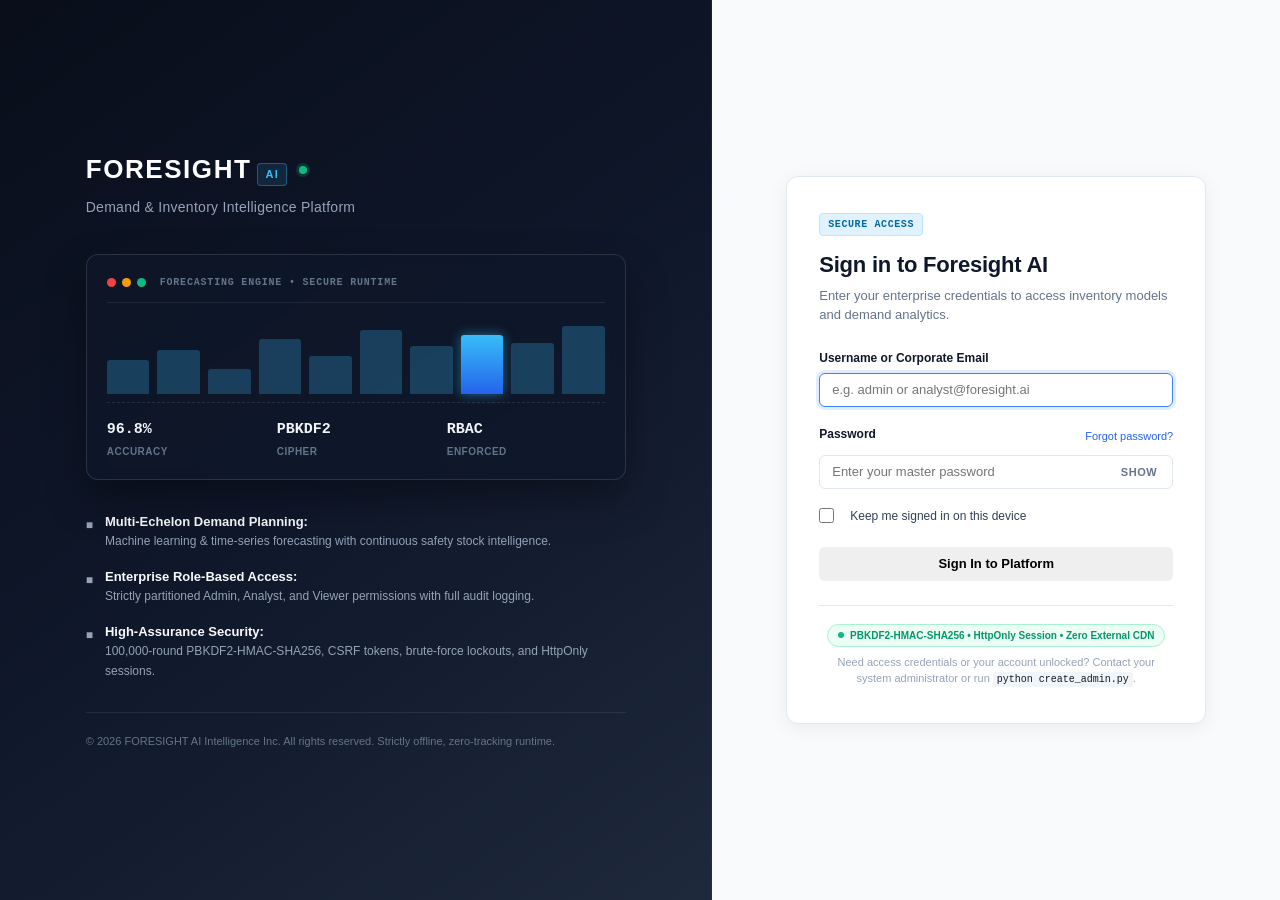
<file: templates/login.html>
<!DOCTYPE html>
<html lang="en">
<head>
  <meta charset="UTF-8">
  <meta name="viewport" content="width=device-width, initial-scale=1.0">
  <title>Sign In — FORESIGHT AI</title>
  <link rel="stylesheet" href="/static/style.css">
</head>
<body class="auth-body">
  <div class="auth-container">
    <!-- Left Hero Column: Brand & Security Guarantee -->
    <div class="auth-hero-panel">
      <div class="auth-hero-content">
        <div class="auth-brand">
          <div class="brand-text">
            <span class="brand-title">FORESIGHT</span>
            <span class="brand-ai">AI</span>
          </div>
          <span class="brand-pulse-indicator" title="Enterprise Core Connected"></span>
        </div>
        <p class="auth-tagline">Demand &amp; Inventory Intelligence Platform</p>

        <!-- Abstract CSS Data Art Grid (Zero SVG) -->
        <div class="auth-art-card">
          <div class="art-card-header">
            <span class="art-card-dot red"></span>
            <span class="art-card-dot yellow"></span>
            <span class="art-card-dot green"></span>
            <span class="art-card-title">FORECASTING ENGINE • SECURE RUNTIME</span>
          </div>
          <div class="art-bars-container">
            <div class="art-bar" style="height: 48%;"></div>
            <div class="art-bar" style="height: 62%;"></div>
            <div class="art-bar" style="height: 35%;"></div>
            <div class="art-bar" style="height: 78%;"></div>
            <div class="art-bar" style="height: 54%;"></div>
            <div class="art-bar" style="height: 90%;"></div>
            <div class="art-bar" style="height: 68%;"></div>
            <div class="art-bar active" style="height: 84%;"></div>
            <div class="art-bar" style="height: 72%;"></div>
            <div class="art-bar" style="height: 96%;"></div>
          </div>
          <div class="art-metrics-row">
            <div class="art-metric">
              <span class="art-val">96.8%</span>
              <span class="art-lbl">ACCURACY</span>
            </div>
            <div class="art-metric">
              <span class="art-val">PBKDF2</span>
              <span class="art-lbl">CIPHER</span>
            </div>
            <div class="art-metric">
              <span class="art-val">RBAC</span>
              <span class="art-lbl">ENFORCED</span>
            </div>
          </div>
        </div>

        <div class="auth-features-list">
          <div class="auth-feature-item">
            <span class="feature-bullet">■</span>
            <div>
              <strong>Multi-Echelon Demand Planning:</strong>
              <span>Machine learning &amp; time-series forecasting with continuous safety stock intelligence.</span>
            </div>
          </div>
          <div class="auth-feature-item">
            <span class="feature-bullet">■</span>
            <div>
              <strong>Enterprise Role-Based Access:</strong>
              <span>Strictly partitioned Admin, Analyst, and Viewer permissions with full audit logging.</span>
            </div>
          </div>
          <div class="auth-feature-item">
            <span class="feature-bullet">■</span>
            <div>
              <strong>High-Assurance Security:</strong>
              <span>100,000-round PBKDF2-HMAC-SHA256, CSRF tokens, brute-force lockouts, and HttpOnly sessions.</span>
            </div>
          </div>
        </div>

        <div class="auth-hero-footer">
          &copy; 2026 FORESIGHT AI Intelligence Inc. All rights reserved. Strictly offline, zero-tracking runtime.
        </div>
      </div>
    </div>

    <!-- Right Column: Login Card -->
    <div class="auth-form-panel">
      <div class="auth-card">
        <div class="auth-card-header">
          <div class="auth-card-badge">SECURE ACCESS</div>
          <h2 class="auth-card-title">Sign in to Foresight AI</h2>
          <p class="auth-card-subtitle">Enter your enterprise credentials to access inventory models and demand analytics.</p>
        </div>

        <!-- Dynamic Alert Container -->
        <div id="auth-alert" class="auth-alert" style="display: none;" role="alert">
          <span class="alert-icon">!</span>
          <span id="auth-alert-message" class="alert-text"></span>
        </div>

        <form id="login-form" class="auth-form" onsubmit="handleLoginSubmit(event)" novalidate>
          <!-- Username or Email Field -->
          <div class="form-group">
            <label for="login-username" class="form-label">Username or Corporate Email</label>
            <input
              type="text"
              id="login-username"
              name="username"
              class="form-input"
              placeholder="e.g. admin or analyst@foresight.ai"
              autocomplete="username"
              autofocus
              required
            >
          </div>

          <!-- Password Field with Pure Text Toggle -->
          <div class="form-group">
            <div class="form-label-row">
              <label for="login-password" class="form-label">Password</label>
              <a href="#forgot" class="form-link" onclick="showForgotPasswordHelp(event)">Forgot password?</a>
            </div>
            <div class="password-input-wrapper">
              <input
                type="password"
                id="login-password"
                name="password"
                class="form-input"
                placeholder="Enter your master password"
                autocomplete="current-password"
                required
              >
              <button
                type="button"
                id="password-toggle-btn"
                class="password-toggle"
                onclick="togglePasswordVisibility('login-password', this)"
                aria-label="Toggle password visibility"
              >Show</button>
            </div>
          </div>

          <!-- Options Row -->
          <div class="form-row-between">
            <label class="checkbox-label">
              <input type="checkbox" id="remember-me" name="remember">
              <span class="checkbox-custom"></span>
              <span class="checkbox-text">Keep me signed in on this device</span>
            </label>
          </div>

          <!-- Submit Button -->
          <button type="submit" id="btn-submit" class="btn btn-primary btn-auth-submit">
            <span id="btn-text">Sign In to Platform</span>
            <span id="btn-spinner" class="auth-spinner" style="display: none;"></span>
          </button>
        </form>

        <!-- Security Compliance Notice -->
        <div class="auth-compliance-footer">
          <div class="compliance-pill">
            <span class="compliance-dot"></span>
            <span>PBKDF2-HMAC-SHA256 • HttpOnly Session • Zero External CDN</span>
          </div>
          <p class="compliance-note">
            Need access credentials or your account unlocked? Contact your system administrator or run <code>python create_admin.py</code>.
          </p>
        </div>
      </div>
    </div>
  </div>

  <!-- Password Help Modal (Text & CSS only, Zero SVG) -->
  <div id="forgot-modal" class="modal-backdrop" style="display: none;">
    <div class="modal-dialog" style="max-width: 480px;">
      <div class="modal-head">
        <div>
          <div class="modal-eyebrow">SECURITY RECOVERY</div>
          <h3 class="modal-title">Password Reset Assistance</h3>
        </div>
        <button class="btn-close-text" onclick="closeForgotModal()">Close &times;</button>
      </div>
      <div class="modal-body-content p-4">
        <p class="text-secondary mb-3">
          To maintain zero external attack vectors, automated external email resets are disabled on this standalone deployment.
        </p>
        <div class="p-3 bg-slate-50 border rounded text-xs mb-4" style="background:#f8fafc; border:1px solid #e2e8f0; padding:12px; border-radius:6px; font-size:13px; line-height:1.5;">
          <strong>For Administrators:</strong><br>
          Run the following command in terminal to reset the master admin password:
          <pre style="background:#0f172a; color:#f8fafc; padding:8px 12px; border-radius:4px; margin-top:6px; overflow-x:auto;">python create_admin.py --reset</pre>
        </div>
        <p class="text-secondary text-xs">
          If you are an analyst or viewer, please contact your company IT administrator to reset your credentials.
        </p>
        <div class="mt-4 text-right">
          <button class="btn btn-secondary" onclick="closeForgotModal()">Understood</button>
        </div>
      </div>
    </div>
  </div>

  <script>
    function togglePasswordVisibility(inputId, btn) {
      const input = document.getElementById(inputId);
      if (!input) return;
      if (input.type === 'password') {
        input.type = 'text';
        btn.textContent = 'Hide';
        btn.setAttribute('aria-label', 'Hide password');
      } else {
        input.type = 'password';
        btn.textContent = 'Show';
        btn.setAttribute('aria-label', 'Show password');
      }
    }

    function showForgotPasswordHelp(e) {
      if (e) e.preventDefault();
      const modal = document.getElementById('forgot-modal');
      if (modal) modal.style.display = 'flex';
    }

    function closeForgotModal() {
      const modal = document.getElementById('forgot-modal');
      if (modal) modal.style.display = 'none';
    }

    function showAlert(msg, isError = true) {
      const alertBox = document.getElementById('auth-alert');
      const alertMsg = document.getElementById('auth-alert-message');
      if (!alertBox || !alertMsg) return;
      alertMsg.textContent = msg;
      alertBox.className = 'auth-alert ' + (isError ? 'alert-danger' : 'alert-success');
      alertBox.style.display = 'flex';
    }

    function hideAlert() {
      const alertBox = document.getElementById('auth-alert');
      if (alertBox) alertBox.style.display = 'none';
    }

    async function handleLoginSubmit(event) {
      event.preventDefault();
      hideAlert();

      const usernameInput = document.getElementById('login-username');
      const passwordInput = document.getElementById('login-password');
      const rememberInput = document.getElementById('remember-me');
      const btnSubmit = document.getElementById('btn-submit');
      const btnText = document.getElementById('btn-text');
      const btnSpinner = document.getElementById('btn-spinner');

      const username = usernameInput ? usernameInput.value.trim() : '';
      const password = passwordInput ? passwordInput.value : '';
      const remember = rememberInput ? rememberInput.checked : false;

      if (!username || !password) {
        showAlert('Please enter both username/email and password.');
        return;
      }

      btnSubmit.disabled = true;
      btnText.textContent = 'Authenticating...';
      btnSpinner.style.display = 'inline-block';

      try {
        const response = await fetch('/api/auth/login', {
          method: 'POST',
          headers: {
            'Content-Type': 'application/json'
          },
          body: JSON.stringify({
            username: username,
            password: password,
            remember_me: remember
          })
        });

        const data = await response.json();

        if (response.ok && data.success) {
          btnText.textContent = 'Success! Redirecting...';
          showAlert('Authentication verified. Redirecting to workspace...', false);
          const urlParams = new URLSearchParams(window.location.search);
          const nextUrl = urlParams.get('next') || '/';
          setTimeout(() => {
            window.location.href = nextUrl;
          }, 350);
        } else {
          showAlert(data.error || 'Invalid username or password. Please try again.');
          btnSubmit.disabled = false;
          btnText.textContent = 'Sign In to Platform';
          btnSpinner.style.display = 'none';
          if (passwordInput) passwordInput.value = '';
        }
      } catch (err) {
        showAlert('Network or connection error. Please verify the Foresight server is active.');
        btnSubmit.disabled = false;
        btnText.textContent = 'Sign In to Platform';
        btnSpinner.style.display = 'none';
      }
    }
  </script>
</body>
</html>
</file>
<file: static/style.css>
/*
  FORESIGHT AI — Demand & Inventory Intelligence Platform
  Production Enterprise SaaS Design System
  Light Canvas + Deep Navy Sidebar Architecture
  Strictly Zero SVG, Zero CDN, Zero NPM
*/

:root {
  /* Surface & Canvas System */
  --bg-app: #f8fafc;
  --bg-surface: #ffffff;
  --bg-subtle: #f1f5f9;
  --bg-hover: #f8fafc;

  /* Sidebar Deep Navy System */
  --bg-sidebar: #0f172a;
  --bg-sidebar-hover: #1e293b;
  --bg-sidebar-active: #1e293b;
  --text-sidebar-title: #ffffff;
  --text-sidebar-item: #cbd5e1;
  --text-sidebar-muted: #64748b;
  --sidebar-active-accent: #3b82f6;

  /* Borders & Dividers */
  --border-subtle: #e2e8f0;
  --border-light: #edf2f7;
  --border-focus: #3b82f6;
  --border-dark: #1e293b;

  /* Typography & Text */
  --text-main: #0f172a;
  --text-body: #334155;
  --text-muted: #64748b;
  --text-light: #94a3b8;

  /* Enterprise Semantic Status Palette */
  --color-primary: #0f172a;
  --color-secondary: #2563eb;

  /* Success (Green) */
  --success-bg: #ecfdf5;
  --success-border: #a7f3d0;
  --success-text: #065f46;
  --success-dot: #10b981;

  /* Warning (Amber) */
  --warning-bg: #fffbeb;
  --warning-border: #fde68a;
  --warning-text: #92400e;
  --warning-dot: #f59e0b;

  /* Danger / Critical (Red) */
  --danger-bg: #fef2f2;
  --danger-border: #fecaca;
  --danger-text: #991b1b;
  --danger-dot: #ef4444;

  /* Neutral / Overstock (Gray) */
  --neutral-bg: #f1f5f9;
  --neutral-border: #cbd5e1;
  --neutral-text: #475569;
  --neutral-dot: #64748b;

  /* Geometry & Elevation */
  --radius-xs: 4px;
  --radius-sm: 6px;
  --radius-md: 8px;
  --radius-lg: 12px;

  --shadow-subtle: 0 1px 3px 0 rgba(0, 0, 0, 0.05), 0 1px 2px -1px rgba(0, 0, 0, 0.05);
  --shadow-card: 0 1px 3px 0 rgba(0, 0, 0, 0.04), 0 1px 2px 0 rgba(0, 0, 0, 0.02);
  --shadow-dropdown: 0 10px 25px -5px rgba(15, 23, 42, 0.15), 0 8px 10px -6px rgba(15, 23, 42, 0.1);
  --shadow-modal: 0 20px 25px -5px rgba(15, 23, 42, 0.25), 0 10px 10px -5px rgba(15, 23, 42, 0.15);

  /* Fonts */
  --font-sans: -apple-system, BlinkMacSystemFont, "Segoe UI", Roboto, "Helvetica Neue", Arial, sans-serif;
  --font-mono: SFMono-Regular, Consolas, "Liberation Mono", Menlo, monospace;
}

*, *::before, *::after {
  box-sizing: border-box;
  margin: 0;
  padding: 0;
}

html, body {
  height: 100%;
  width: 100%;
  background-color: var(--bg-app);
  color: var(--text-body);
  font-family: var(--font-sans);
  font-size: 13px;
  line-height: 1.5;
  -webkit-font-smoothing: antialiased;
  -moz-osx-font-smoothing: grayscale;
}

/* ------------------------------------------------------------- */
/* App Layout Container                                          */
/* ------------------------------------------------------------- */
.app-layout {
  display: flex;
  height: 100vh;
  width: 100vw;
  overflow: hidden;
  background-color: var(--bg-app);
}

/* ------------------------------------------------------------- */
/* Left Sidebar (250px Fixed Deep Navy)                          */
/* ------------------------------------------------------------- */
.sidebar {
  width: 250px;
  min-width: 250px;
  max-width: 250px;
  height: 100vh;
  background-color: var(--bg-sidebar);
  border-right: 1px solid var(--border-dark);
  display: flex;
  flex-direction: column;
  justify-content: space-between;
  user-select: none;
  z-index: 50;
}

.sidebar-brand {
  padding: 24px 20px 20px;
  border-bottom: 1px solid rgba(255, 255, 255, 0.08);
}

.brand-badge-wrap {
  display: flex;
  align-items: center;
  justify-content: space-between;
}

.brand-text {
  display: flex;
  align-items: baseline;
  gap: 6px;
}

.brand-title {
  font-size: 16px;
  font-weight: 800;
  letter-spacing: 0.8px;
  color: var(--text-sidebar-title);
}

.brand-ai {
  font-size: 11px;
  font-weight: 800;
  color: #3b82f6;
  background: rgba(59, 130, 246, 0.15);
  padding: 1px 5px;
  border-radius: var(--radius-xs);
  border: 1px solid rgba(59, 130, 246, 0.3);
}

.brand-pulse-indicator {
  width: 8px;
  height: 8px;
  border-radius: 50%;
  background-color: #10b981;
  box-shadow: 0 0 0 3px rgba(16, 185, 129, 0.2);
}

.brand-tagline {
  font-size: 11px;
  color: var(--text-sidebar-muted);
  font-weight: 500;
  margin-top: 5px;
  letter-spacing: 0.1px;
}

.sidebar-nav {
  padding: 16px 12px;
  flex: 1;
  overflow-y: auto;
  display: flex;
  flex-direction: column;
  gap: 2px;
}

.nav-group-label {
  font-size: 10px;
  font-weight: 700;
  color: var(--text-sidebar-muted);
  letter-spacing: 0.8px;
  padding: 14px 10px 6px;
  text-transform: uppercase;
}

.nav-item {
  display: flex;
  align-items: center;
  gap: 10px;
  width: 100%;
  padding: 8px 12px;
  border: none;
  background: transparent;
  color: var(--text-sidebar-item);
  font-size: 13px;
  font-weight: 500;
  border-radius: var(--radius-sm);
  cursor: pointer;
  text-align: left;
  transition: background-color 0.15s ease, color 0.15s ease;
  position: relative;
}

.nav-item:hover {
  background-color: var(--bg-sidebar-hover);
  color: #ffffff;
}

.nav-item.active {
  background-color: var(--bg-sidebar-active);
  color: #ffffff;
  font-weight: 600;
}

.nav-item.active::before {
  content: "";
  position: absolute;
  left: 0;
  top: 6px;
  bottom: 6px;
  width: 3px;
  background-color: var(--sidebar-active-accent);
  border-radius: 0 2px 2px 0;
}

.nav-bullet {
  width: 5px;
  height: 5px;
  border-radius: 50%;
  background-color: #475569;
  transition: background-color 0.15s ease;
}

.nav-item:hover .nav-bullet {
  background-color: #94a3b8;
}

.nav-item.active .nav-bullet {
  background-color: #3b82f6;
}

.sidebar-footer {
  padding: 16px 16px;
  border-top: 1px solid rgba(255, 255, 255, 0.08);
  background: rgba(0, 0, 0, 0.15);
}

.data-status-pill {
  display: flex;
  align-items: center;
  gap: 10px;
}

.status-live-dot {
  color: #10b981;
  font-size: 12px;
  line-height: 1;
}

.status-title {
  font-size: 11px;
  font-weight: 600;
  color: #e2e8f0;
}

.status-detail {
  font-size: 10px;
  color: var(--text-sidebar-muted);
  font-family: var(--font-mono);
}

/* ------------------------------------------------------------- */
/* Main Wrapper Viewport                                         */
/* ------------------------------------------------------------- */
.main-wrapper {
  flex: 1;
  display: flex;
  flex-direction: column;
  height: 100vh;
  overflow: hidden;
  background-color: var(--bg-app);
}

/* Top Header */
.app-header {
  height: 72px;
  min-height: 72px;
  background-color: var(--bg-surface);
  border-bottom: 1px solid var(--border-subtle);
  display: flex;
  align-items: center;
  justify-content: space-between;
  padding: 0 32px;
  z-index: 40;
}

.header-left {
  display: flex;
  flex-direction: column;
  gap: 2px;
}

.header-breadcrumb {
  font-size: 10px;
  font-weight: 700;
  letter-spacing: 0.6px;
  color: var(--text-muted);
  text-transform: uppercase;
}

.header-title {
  font-size: 18px;
  font-weight: 700;
  color: var(--text-main);
  letter-spacing: -0.2px;
}

.header-desc {
  font-size: 12px;
  color: var(--text-muted);
  display: none; /* Subtitle shown in page hero for cleaner top header */
}

.header-right {
  display: flex;
  align-items: center;
  gap: 16px;
}

.status-chip {
  display: inline-flex;
  align-items: center;
  gap: 6px;
  background-color: var(--success-bg);
  border: 1px solid var(--success-border);
  color: var(--success-text);
  padding: 4px 10px;
  border-radius: 20px;
  font-size: 11px;
  font-weight: 600;
}

.chip-dot {
  color: var(--success-dot);
  font-size: 9px;
}

.header-user-badge {
  display: flex;
  align-items: center;
  gap: 8px;
  padding: 4px 8px;
  border-radius: var(--radius-sm);
  background-color: var(--bg-subtle);
  border: 1px solid var(--border-subtle);
}

.user-avatar {
  width: 24px;
  height: 24px;
  border-radius: 50%;
  background-color: var(--color-primary);
  color: #ffffff;
  font-size: 10px;
  font-weight: 700;
  display: flex;
  align-items: center;
  justify-content: center;
}

.user-role {
  font-size: 11px;
  font-weight: 600;
  color: var(--text-main);
}

/* Scrollable Content Body */
.content-container {
  flex: 1;
  overflow-y: auto;
  padding: 28px 32px 60px;
}

.tab-pane {
  display: none;
}

.tab-pane.active {
  display: block;
}

/* Page Hero Section */
.page-hero {
  margin-bottom: 24px;
}

.eyebrow {
  font-size: 11px;
  font-weight: 700;
  color: var(--color-secondary);
  letter-spacing: 0.8px;
  text-transform: uppercase;
  margin-bottom: 4px;
}

.hero-heading {
  font-size: 22px;
  font-weight: 800;
  color: var(--text-main);
  letter-spacing: -0.4px;
  line-height: 1.2;
}

.hero-sub {
  font-size: 13px;
  color: var(--text-muted);
  margin-top: 4px;
}

/* ------------------------------------------------------------- */
/* Executive KPI Card System                                     */
/* ------------------------------------------------------------- */
.kpi-grid {
  display: grid;
  grid-template-columns: repeat(auto-fit, minmax(180px, 1fr));
  gap: 16px;
  margin-bottom: 24px;
}

.kpi-card {
  background-color: var(--bg-surface);
  border: 1px solid var(--border-subtle);
  border-radius: var(--radius-md);
  padding: 16px 18px;
  box-shadow: var(--shadow-card);
  display: flex;
  flex-direction: column;
  justify-content: space-between;
  transition: transform 0.15s ease, border-color 0.15s ease;
}

.kpi-card:hover {
  transform: translateY(-1px);
  border-color: #cbd5e1;
}

.kpi-card-danger {
  border-left: 3px solid var(--danger-dot);
}

.kpi-meta-row {
  display: flex;
  align-items: center;
  justify-content: space-between;
  margin-bottom: 8px;
}

.kpi-label {
  font-size: 11px;
  font-weight: 700;
  color: var(--text-muted);
  letter-spacing: 0.5px;
  text-transform: uppercase;
}

.kpi-tag {
  font-size: 10px;
  font-weight: 600;
  padding: 1px 6px;
  border-radius: var(--radius-xs);
  background: var(--bg-subtle);
  color: var(--text-muted);
}

.tag-success { background: var(--success-bg); color: var(--success-text); }
.tag-info { background: #eff6ff; color: #1e40af; }
.tag-danger { background: var(--danger-bg); color: var(--danger-text); }

.kpi-metric {
  font-size: 30px;
  font-weight: 800;
  color: var(--text-main);
  letter-spacing: -0.6px;
  line-height: 1.1;
  margin-bottom: 6px;
  font-family: var(--font-sans);
}

.kpi-metric.text-sm {
  font-size: 18px;
}

.kpi-context {
  font-size: 11px;
  color: var(--text-muted);
}

/* ------------------------------------------------------------- */
/* Standard White Cards & Panel Containers                       */
/* ------------------------------------------------------------- */
.card {
  background-color: var(--bg-surface);
  border: 1px solid var(--border-subtle);
  border-radius: var(--radius-md);
  box-shadow: var(--shadow-card);
  overflow: hidden;
}

.card-header {
  padding: 16px 20px;
  border-bottom: 1px solid var(--border-subtle);
  display: flex;
  align-items: center;
  justify-content: space-between;
  background-color: var(--bg-surface);
}

.card-title {
  font-size: 14px;
  font-weight: 700;
  color: var(--text-main);
}

.card-sub {
  font-size: 11px;
  color: var(--text-muted);
  margin-top: 2px;
}

.card-body {
  padding: 20px;
}

.card-body.p-0 {
  padding: 0;
}

/* Pill Badges & Tags */
.pill-badge {
  font-size: 10px;
  font-weight: 600;
  padding: 2px 8px;
  border-radius: 20px;
  background-color: var(--bg-subtle);
  color: var(--text-muted);
  border: 1px solid var(--border-subtle);
}

/* Grid Layouts */
.grid-layout-2-1 {
  display: grid;
  grid-template-columns: 2fr 1fr;
  gap: 20px;
}

@media (max-width: 1100px) {
  .grid-layout-2-1 {
    grid-template-columns: 1fr;
  }
}

/* ------------------------------------------------------------- */
/* Executive AI Insights Cards                                   */
/* ------------------------------------------------------------- */
.insights-grid {
  display: grid;
  grid-template-columns: repeat(auto-fit, minmax(280px, 1fr));
  gap: 14px;
}

.insight-item {
  background-color: var(--bg-app);
  border: 1px solid var(--border-subtle);
  border-left: 4px solid var(--color-secondary);
  border-radius: var(--radius-sm);
  padding: 14px 16px;
  display: flex;
  flex-direction: column;
  justify-content: space-between;
}

.insight-item.severity-critical {
  border-left-color: var(--danger-dot);
}

.insight-item.severity-warning {
  border-left-color: var(--warning-dot);
}

.insight-item.severity-info {
  border-left-color: var(--color-secondary);
}

.insight-top-row {
  display: flex;
  justify-content: space-between;
  align-items: center;
  margin-bottom: 6px;
}

.insight-cat {
  font-size: 10px;
  font-weight: 700;
  text-transform: uppercase;
  color: var(--text-muted);
}

.insight-pill {
  font-size: 10px;
  font-weight: 700;
  background: var(--bg-surface);
  border: 1px solid var(--border-subtle);
  padding: 1px 6px;
  border-radius: 4px;
  color: var(--text-main);
}

.insight-heading {
  font-size: 13px;
  font-weight: 700;
  color: var(--text-main);
  margin-bottom: 4px;
}

.insight-desc {
  font-size: 11px;
  color: var(--text-body);
  line-height: 1.45;
}

/* ------------------------------------------------------------- */
/* Canvas Charts & Time Controls                                 */
/* ------------------------------------------------------------- */
.canvas-box {
  position: relative;
  width: 100%;
  overflow-x: auto;
  background-color: #ffffff;
  display: flex;
  justify-content: center;
  padding: 8px 0;
}

canvas {
  display: block;
  max-width: 100%;
}

.chart-tooltip {
  position: absolute;
  pointer-events: none;
  background: var(--bg-sidebar);
  color: #ffffff;
  padding: 6px 10px;
  border-radius: var(--radius-sm);
  font-size: 11px;
  box-shadow: var(--shadow-dropdown);
  display: none;
  z-index: 20;
  white-space: nowrap;
}

.chart-footer-meta {
  display: flex;
  justify-content: space-between;
  font-size: 10px;
  color: var(--text-muted);
  border-top: 1px solid var(--border-light);
  padding-top: 10px;
  margin-top: 8px;
}

.filter-btn-group {
  display: inline-flex;
  border: 1px solid var(--border-subtle);
  border-radius: var(--radius-sm);
  overflow: hidden;
  background: var(--bg-subtle);
}

.time-btn {
  border: none;
  background: transparent;
  padding: 4px 10px;
  font-size: 11px;
  font-weight: 600;
  color: var(--text-muted);
  cursor: pointer;
  transition: all 0.15s ease;
}

.time-btn:hover {
  color: var(--text-main);
}

.time-btn.active {
  background: #ffffff;
  color: var(--text-main);
  box-shadow: 0 1px 2px rgba(0, 0, 0, 0.05);
}

/* Legend Box */
.chart-legend-box {
  display: flex;
  gap: 14px;
  align-items: center;
}

.legend-entry {
  display: flex;
  align-items: center;
  gap: 6px;
  font-size: 11px;
  color: var(--text-muted);
}

.legend-line {
  width: 12px;
  height: 2px;
  display: inline-block;
}

.line-history { background-color: #2563eb; }
.line-forecast { background-color: #059669; }
.legend-band {
  width: 12px;
  height: 8px;
  background-color: rgba(16, 185, 129, 0.2);
  display: inline-block;
  border-radius: 2px;
}

/* ------------------------------------------------------------- */
/* Inventory Health Segmented Status Visualizer                  */
/* ------------------------------------------------------------- */
.segmented-bar-container {
  width: 100%;
}

.segmented-bar {
  display: flex;
  height: 10px;
  border-radius: 6px;
  overflow: hidden;
  background-color: var(--bg-subtle);
}

.segment {
  height: 100%;
  transition: width 0.3s ease;
}

.segment-healthy { background-color: var(--success-dot); }
.segment-low { background-color: var(--warning-dot); }
.segment-critical { background-color: var(--danger-dot); }
.segment-overstock { background-color: #64748b; }

.status-legend-list {
  display: flex;
  flex-direction: column;
  gap: 8px;
}

.legend-row {
  display: flex;
  align-items: center;
  justify-content: space-between;
  font-size: 12px;
  padding: 4px 0;
  border-bottom: 1px dashed var(--border-light);
}

.legend-row:last-child {
  border-bottom: none;
}

.legend-dot {
  width: 8px;
  height: 8px;
  border-radius: 50%;
  display: inline-block;
  margin-right: 6px;
}

.dot-healthy { background-color: var(--success-dot); }
.dot-low { background-color: var(--warning-dot); }
.dot-critical { background-color: var(--danger-dot); }
.dot-overstock { background-color: #64748b; }
.dot-out { background-color: #991b1b; }

.legend-label {
  flex: 1;
  color: var(--text-body);
}

.legend-val {
  font-weight: 700;
  font-family: var(--font-mono);
  color: var(--text-main);
}

/* ------------------------------------------------------------- */
/* Toolbar & Filter Architecture                                 */
/* ------------------------------------------------------------- */
.toolbar-card {
  background-color: var(--bg-surface);
  border: 1px solid var(--border-subtle);
  border-radius: var(--radius-md);
  padding: 14px 20px;
  box-shadow: var(--shadow-card);
  display: flex;
  align-items: center;
  justify-content: space-between;
  flex-wrap: wrap;
  gap: 16px;
}

.toolbar-group {
  display: flex;
  align-items: center;
  gap: 14px;
  flex-wrap: wrap;
}

.field-item {
  display: flex;
  flex-direction: column;
  gap: 4px;
}

.field-item label {
  font-size: 10px;
  font-weight: 700;
  color: var(--text-muted);
  text-transform: uppercase;
  letter-spacing: 0.5px;
}

.form-select, .form-input {
  height: 34px;
  padding: 0 10px;
  border: 1px solid var(--border-subtle);
  border-radius: var(--radius-sm);
  background-color: #ffffff;
  color: var(--text-main);
  font-size: 12px;
  outline: none;
  transition: border-color 0.15s ease, box-shadow 0.15s ease;
}

.form-select:focus, .form-input:focus {
  border-color: var(--border-focus);
  box-shadow: 0 0 0 2px rgba(59, 130, 246, 0.15);
}

.select-lg {
  min-width: 260px;
}

.search-input {
  min-width: 260px;
}

.disabled-pill {
  height: 34px;
  display: inline-flex;
  align-items: center;
  padding: 0 10px;
  background-color: var(--bg-subtle);
  border: 1px dashed var(--border-subtle);
  border-radius: var(--radius-sm);
  font-size: 11px;
  color: var(--text-muted);
  font-style: italic;
}

.horizon-toggle-group {
  display: inline-flex;
  border: 1px solid var(--border-subtle);
  border-radius: var(--radius-sm);
  overflow: hidden;
  height: 34px;
}

.hz-btn {
  border: none;
  background: var(--bg-subtle);
  color: var(--text-muted);
  padding: 0 12px;
  font-size: 12px;
  font-weight: 600;
  cursor: pointer;
  border-right: 1px solid var(--border-subtle);
  transition: all 0.15s ease;
}

.hz-btn:last-child {
  border-right: none;
}

.hz-btn:hover {
  color: var(--text-main);
}

.hz-btn.active {
  background: #ffffff;
  color: var(--color-secondary);
  font-weight: 700;
}

.btn {
  height: 34px;
  padding: 0 14px;
  font-size: 12px;
  font-weight: 600;
  border-radius: var(--radius-sm);
  cursor: pointer;
  display: inline-flex;
  align-items: center;
  gap: 6px;
  transition: all 0.15s ease;
  border: 1px solid transparent;
}

.btn-secondary {
  background: #ffffff;
  border-color: var(--border-subtle);
  color: var(--text-main);
}

.btn-secondary:hover {
  background: var(--bg-subtle);
  border-color: #cbd5e1;
}

.btn-sm {
  height: 28px;
  padding: 0 10px;
  font-size: 11px;
}

.text-link-btn {
  background: none;
  border: none;
  font-size: 12px;
  font-weight: 600;
  color: var(--color-secondary);
  cursor: pointer;
  padding: 0;
}

.text-link-btn:hover {
  text-decoration: underline;
}

/* ------------------------------------------------------------- */
/* Table Architecture & Design                                  */
/* ------------------------------------------------------------- */
.table-responsive {
  width: 100%;
  overflow-x: auto;
}

.saas-table {
  width: 100%;
  border-collapse: collapse;
  text-align: left;
  font-size: 12px;
}

.saas-table th {
  background-color: #fafbfc;
  color: var(--text-muted);
  font-size: 10px;
  font-weight: 700;
  text-transform: uppercase;
  letter-spacing: 0.5px;
  padding: 10px 16px;
  border-bottom: 1px solid var(--border-subtle);
  white-space: nowrap;
}

.saas-table td {
  padding: 12px 16px;
  border-bottom: 1px solid var(--border-subtle);
  color: var(--text-body);
  white-space: nowrap;
}

.saas-table tbody tr {
  transition: background-color 0.1s ease;
}

.saas-table tbody tr:hover {
  background-color: var(--bg-hover);
}

.saas-table tbody tr:last-child td {
  border-bottom: none;
}

.sku-badge {
  font-family: var(--font-mono);
  font-weight: 600;
  font-size: 11px;
  color: var(--color-secondary);
  background: #eff6ff;
  border: 1px solid #dbeafe;
  padding: 2px 6px;
  border-radius: var(--radius-xs);
  cursor: pointer;
}

.sku-badge:hover {
  background: #dbeafe;
}

.text-right {
  text-align: right;
}

/* Semantic Status Badges */
.badge-status {
  display: inline-flex;
  align-items: center;
  gap: 5px;
  padding: 2px 8px;
  border-radius: 12px;
  font-size: 11px;
  font-weight: 600;
  line-height: 1.3;
}

.badge-status-dot {
  width: 5px;
  height: 5px;
  border-radius: 50%;
}

.status-healthy { background: var(--success-bg); border: 1px solid var(--success-border); color: var(--success-text); }
.status-healthy .badge-status-dot { background-color: var(--success-dot); }

.status-low { background: var(--warning-bg); border: 1px solid var(--warning-border); color: var(--warning-text); }
.status-low .badge-status-dot { background-color: var(--warning-dot); }

.status-critical { background: var(--danger-bg); border: 1px solid var(--danger-border); color: var(--danger-text); }
.status-critical .badge-status-dot { background-color: var(--danger-dot); }

.status-overstock { background: var(--neutral-bg); border: 1px solid var(--neutral-border); color: var(--neutral-text); }
.status-overstock .badge-status-dot { background-color: var(--neutral-dot); }

.status-out { background: #fee2e2; border: 1px solid #fca5a5; color: #7f1d1d; }
.status-out .badge-status-dot { background-color: #991b1b; }

/* ------------------------------------------------------------- */
/* Split View (Stockout Risk Page)                               */
/* ------------------------------------------------------------- */
.split-view-container {
  display: grid;
  grid-template-columns: 1.6fr 1fr;
  gap: 20px;
}

@media (max-width: 1000px) {
  .split-view-container {
    grid-template-columns: 1fr;
  }
}

.empty-state-box {
  padding: 40px 20px;
  text-align: center;
  color: var(--text-muted);
}

.empty-title {
  font-size: 14px;
  font-weight: 700;
  color: var(--text-main);
  margin-bottom: 4px;
}

.empty-desc {
  font-size: 12px;
  max-width: 280px;
  margin: 0 auto;
}

/* ------------------------------------------------------------- */
/* ABC-XYZ 9-Box Matrix Grid System                              */
/* ------------------------------------------------------------- */
.matrix-layout {
  display: grid;
  grid-template-columns: 100px repeat(3, 1fr);
  grid-template-rows: 32px repeat(3, 94px);
  gap: 8px;
}

.matrix-corner {
  display: flex;
  align-items: center;
  justify-content: center;
  font-size: 10px;
  font-weight: 700;
  color: var(--text-muted);
  text-transform: uppercase;
}

.matrix-col-hdr {
  display: flex;
  align-items: center;
  justify-content: center;
  background: var(--bg-subtle);
  border-radius: var(--radius-xs);
  font-size: 11px;
  font-weight: 700;
  color: var(--text-body);
  padding: 4px 8px;
}

.matrix-row-hdr {
  display: flex;
  flex-direction: column;
  align-items: center;
  justify-content: center;
  background: var(--bg-subtle);
  border-radius: var(--radius-xs);
  font-size: 11px;
  font-weight: 700;
  color: var(--text-body);
  text-align: center;
}

.hdr-sub {
  font-size: 9px;
  font-weight: 500;
  color: var(--text-muted);
}

.matrix-box {
  background-color: var(--bg-surface);
  border: 1px solid var(--border-subtle);
  border-radius: var(--radius-sm);
  padding: 8px 10px;
  display: flex;
  flex-direction: column;
  justify-content: space-between;
  cursor: pointer;
  transition: all 0.15s ease;
}

.matrix-box:hover {
  border-color: var(--color-secondary);
  background-color: #f8fafc;
  transform: translateY(-1px);
}

.matrix-box.active {
  border-color: var(--color-secondary);
  box-shadow: 0 0 0 2px rgba(37, 99, 235, 0.2);
  background-color: #eff6ff;
}

.box-title {
  font-size: 10px;
  font-weight: 700;
  color: var(--text-main);
}

.box-metric {
  font-size: 16px;
  font-weight: 800;
  color: var(--color-secondary);
  line-height: 1;
}

.box-rev {
  font-size: 10px;
  color: var(--text-muted);
}

.box-strategy {
  font-size: 9px;
  color: var(--text-light);
  white-space: nowrap;
  overflow: hidden;
  text-overflow: ellipsis;
}

.filter-chip {
  display: inline-flex;
  align-items: center;
  gap: 6px;
  background: #eff6ff;
  border: 1px solid #bfdbfe;
  color: #1e40af;
  padding: 4px 8px;
  border-radius: 12px;
  font-size: 11px;
  font-weight: 600;
  cursor: pointer;
}

.chip-remove {
  font-weight: 800;
  font-size: 14px;
}

/* ------------------------------------------------------------- */
/* Modal / Drawer Deep-Dive                                      */
/* ------------------------------------------------------------- */
.modal-backdrop {
  display: none;
  position: fixed;
  top: 0;
  left: 0;
  right: 0;
  bottom: 0;
  background: rgba(15, 23, 42, 0.6);
  backdrop-filter: blur(3px);
  z-index: 100;
  align-items: center;
  justify-content: center;
}

.modal-backdrop.active {
  display: flex;
}

.modal-dialog {
  background-color: var(--bg-surface);
  border: 1px solid var(--border-subtle);
  border-radius: var(--radius-lg);
  width: 90%;
  max-width: 760px;
  max-height: 85vh;
  overflow-y: auto;
  box-shadow: var(--shadow-modal);
}

.modal-head {
  padding: 18px 24px;
  border-bottom: 1px solid var(--border-subtle);
  display: flex;
  align-items: flex-start;
  justify-content: space-between;
}

.modal-eyebrow {
  font-size: 10px;
  font-weight: 700;
  letter-spacing: 0.6px;
  color: var(--color-secondary);
}

.modal-title {
  font-size: 18px;
  font-weight: 800;
  color: var(--text-main);
  margin-top: 2px;
}

.modal-sub {
  font-size: 12px;
  color: var(--text-muted);
}

.btn-close-text {
  background: var(--bg-subtle);
  border: 1px solid var(--border-subtle);
  border-radius: var(--radius-sm);
  padding: 4px 8px;
  font-size: 12px;
  color: var(--text-muted);
  cursor: pointer;
}

.btn-close-text:hover {
  color: var(--text-main);
  background: #e2e8f0;
}

.modal-body-content {
  padding: 24px;
}

/* Callout Cards & Glossary */
.callout-card {
  background-color: #f0f9ff;
  border: 1px solid #bae6fd;
  border-radius: var(--radius-sm);
  padding: 14px 18px;
}

.callout-title {
  font-size: 12px;
  font-weight: 700;
  color: #0369a1;
  margin-bottom: 3px;
}

.callout-body {
  font-size: 12px;
  color: #0c4a6e;
  line-height: 1.45;
}

.metrics-grid {
  display: grid;
  grid-template-columns: repeat(auto-fit, minmax(240px, 1fr));
  gap: 16px;
}

.metric-doc-title {
  font-size: 13px;
  font-weight: 700;
  color: var(--text-main);
  margin-bottom: 4px;
}

.metric-doc-formula {
  font-family: var(--font-mono);
  font-size: 11px;
  background: var(--bg-subtle);
  padding: 4px 8px;
  border-radius: var(--radius-xs);
  color: #1e40af;
  margin-bottom: 6px;
  display: inline-block;
}

.metric-doc-desc {
  font-size: 11px;
  color: var(--text-muted);
}

/* Helpers */
.mb-4 { margin-bottom: 16px; }
.mb-6 { margin-bottom: 24px; }
.mt-1 { margin-top: 4px; }
.mt-2 { margin-top: 8px; }
.mt-3 { margin-top: 12px; }
.p-4 { padding: 16px; }
.text-danger { color: #dc2626 !important; }
.text-warning { color: #d97706 !important; }
.text-success { color: #059669 !important; }
.text-muted { color: var(--text-muted) !important; }

/* ========================================================= */
/* AUTHENTICATION & LOGIN SCREEN (ZERO SVG)                  */
/* ========================================================= */
.auth-body {
  margin: 0;
  padding: 0;
  min-height: 100vh;
  background-color: #0b1329;
  font-family: var(--font-sans);
  color: var(--text-main);
  display: flex;
  align-items: center;
  justify-content: center;
}

.auth-container {
  display: flex;
  width: 100vw;
  min-height: 100vh;
}

.auth-hero-panel {
  flex: 1.1;
  background: linear-gradient(145deg, #090e1a 0%, #0f172a 50%, #1e293b 100%);
  padding: 64px 48px;
  display: flex;
  flex-direction: column;
  justify-content: center;
  border-right: 1px solid rgba(255, 255, 255, 0.08);
  position: relative;
  overflow: hidden;
}

.auth-hero-content {
  max-width: 540px;
  margin: 0 auto;
}

.auth-brand {
  display: flex;
  align-items: center;
  gap: 12px;
  margin-bottom: 8px;
}

.auth-brand .brand-title {
  font-size: 26px;
  font-weight: 800;
  letter-spacing: 0.06em;
  color: #ffffff;
}

.auth-brand .brand-ai {
  font-size: 11px;
  font-weight: 800;
  letter-spacing: 0.12em;
  color: #38bdf8;
  background: rgba(56, 189, 248, 0.12);
  border: 1px solid rgba(56, 189, 248, 0.35);
  padding: 2px 7px;
  border-radius: 4px;
}

.auth-tagline {
  font-size: 14px;
  color: #94a3b8;
  letter-spacing: 0.02em;
  margin: 0 0 36px 0;
}

/* Abstract CSS Visual Grid (Zero SVG) */
.auth-art-card {
  background: rgba(15, 23, 42, 0.7);
  border: 1px solid rgba(255, 255, 255, 0.12);
  border-radius: 12px;
  padding: 20px;
  margin-bottom: 32px;
  box-shadow: 0 20px 40px rgba(0, 0, 0, 0.35);
  backdrop-filter: blur(8px);
}

.art-card-header {
  display: flex;
  align-items: center;
  gap: 6px;
  margin-bottom: 20px;
  padding-bottom: 12px;
  border-bottom: 1px solid rgba(255, 255, 255, 0.08);
}

.art-card-dot {
  width: 9px;
  height: 9px;
  border-radius: 50%;
  display: inline-block;
}
.art-card-dot.red { background-color: #ef4444; }
.art-card-dot.yellow { background-color: #f59e0b; }
.art-card-dot.green { background-color: #10b981; }

.art-card-title {
  font-family: var(--font-mono);
  font-size: 10px;
  font-weight: 700;
  color: #64748b;
  letter-spacing: 0.08em;
  margin-left: 8px;
}

.art-bars-container {
  display: flex;
  align-items: flex-end;
  gap: 8px;
  height: 80px;
  padding-bottom: 8px;
  border-bottom: 1px dashed rgba(255, 255, 255, 0.1);
  margin-bottom: 16px;
}

.art-bar {
  flex: 1;
  background: rgba(56, 189, 248, 0.25);
  border-radius: 3px 3px 0 0;
  transition: all 0.3s ease;
}

.art-bar.active {
  background: linear-gradient(180deg, #38bdf8 0%, #2563eb 100%);
  box-shadow: 0 0 12px rgba(56, 189, 248, 0.5);
}

.art-metrics-row {
  display: grid;
  grid-template-columns: repeat(3, 1fr);
  gap: 12px;
}

.art-metric {
  display: flex;
  flex-direction: column;
}

.art-val {
  font-family: var(--font-mono);
  font-size: 15px;
  font-weight: 700;
  color: #f1f5f9;
}

.art-lbl {
  font-size: 10px;
  font-weight: 600;
  color: #64748b;
  letter-spacing: 0.05em;
  margin-top: 2px;
}

.auth-features-list {
  display: flex;
  flex-direction: column;
  gap: 16px;
  margin-bottom: 32px;
}

.auth-feature-item {
  display: flex;
  align-items: flex-start;
  gap: 12px;
  font-size: 13px;
  line-height: 1.5;
  color: #cbd5e1;
}

.feature-bullet {
  color: #38bdf8;
  font-size: 10px;
  margin-top: 4px;
}

.auth-feature-item strong {
  color: #f8fafc;
  display: block;
}

.auth-feature-item span {
  color: #94a3b8;
  font-size: 12px;
}

.auth-hero-footer {
  font-size: 11px;
  color: #64748b;
  line-height: 1.5;
  border-top: 1px solid rgba(255, 255, 255, 0.08);
  padding-top: 20px;
}

/* Right Column: Form Panel */
.auth-form-panel {
  flex: 0.9;
  background: #f8fafc;
  display: flex;
  align-items: center;
  justify-content: center;
  padding: 48px 32px;
}

.auth-card {
  width: 100%;
  max-width: 420px;
  background: #ffffff;
  border: 1px solid var(--border-subtle);
  border-radius: 12px;
  padding: 36px 32px;
  box-shadow: 0 4px 20px rgba(15, 23, 42, 0.06);
}

.auth-card-header {
  margin-bottom: 24px;
}

.auth-card-badge {
  display: inline-block;
  font-family: var(--font-mono);
  font-size: 10px;
  font-weight: 700;
  color: #0369a1;
  background: #e0f2fe;
  border: 1px solid #bae6fd;
  padding: 3px 8px;
  border-radius: 4px;
  letter-spacing: 0.06em;
  margin-bottom: 12px;
}

.auth-card-title {
  font-size: 22px;
  font-weight: 700;
  color: var(--text-main);
  margin: 0 0 6px 0;
  letter-spacing: -0.01em;
}

.auth-card-subtitle {
  font-size: 13px;
  color: var(--text-muted);
  line-height: 1.45;
  margin: 0;
}

.auth-alert {
  display: flex;
  align-items: flex-start;
  gap: 10px;
  padding: 12px 14px;
  border-radius: 6px;
  font-size: 13px;
  line-height: 1.4;
  margin-bottom: 20px;
}

.alert-danger {
  background-color: #fef2f2;
  border: 1px solid #fecaca;
  color: #991b1b;
}

.alert-success {
  background-color: #ecfdf5;
  border: 1px solid #a7f3d0;
  color: #065f46;
}

.alert-icon {
  font-weight: 800;
  font-size: 14px;
  line-height: 1;
  flex-shrink: 0;
}

.form-group {
  margin-bottom: 18px;
}

.form-label {
  display: block;
  font-size: 12px;
  font-weight: 600;
  color: var(--text-main);
  margin-bottom: 6px;
}

.form-label-row {
  display: flex;
  justify-content: space-between;
  align-items: center;
  margin-bottom: 6px;
}

.form-link {
  font-size: 11px;
  color: var(--color-secondary);
  text-decoration: none;
  font-weight: 500;
}

.form-link:hover {
  text-decoration: underline;
}

.form-input {
  width: 100%;
  padding: 10px 12px;
  font-size: 13px;
  font-family: inherit;
  color: var(--text-main);
  background-color: #ffffff;
  border: 1px solid var(--border-subtle);
  border-radius: 6px;
  outline: none;
  box-sizing: border-box;
  transition: border-color 0.15s ease, box-shadow 0.15s ease;
}

.form-input:focus {
  border-color: var(--border-focus);
  box-shadow: 0 0 0 3px rgba(59, 130, 246, 0.15);
}

.password-input-wrapper {
  position: relative;
  display: flex;
  align-items: center;
}

.password-input-wrapper .form-input {
  padding-right: 60px;
}

.password-toggle {
  position: absolute;
  right: 8px;
  background: transparent;
  border: none;
  color: var(--text-muted);
  font-size: 11px;
  font-weight: 600;
  text-transform: uppercase;
  letter-spacing: 0.05em;
  padding: 4px 8px;
  cursor: pointer;
  border-radius: 4px;
  transition: color 0.15s ease;
}

.password-toggle:hover {
  color: var(--text-main);
  background-color: var(--bg-subtle);
}

.form-row-between {
  display: flex;
  justify-content: space-between;
  align-items: center;
  margin-bottom: 22px;
}

.checkbox-label {
  display: flex;
  align-items: center;
  gap: 8px;
  cursor: pointer;
  user-select: none;
}

.checkbox-label input[type="checkbox"] {
  width: 15px;
  height: 15px;
  accent-color: #2563eb;
  cursor: pointer;
}

.checkbox-text {
  font-size: 12px;
  color: var(--text-body);
}

.btn-auth-submit {
  width: 100%;
  padding: 11px 16px;
  font-size: 13px;
  font-weight: 600;
  display: flex;
  align-items: center;
  justify-content: center;
  gap: 8px;
  cursor: pointer;
}

.auth-spinner {
  width: 14px;
  height: 14px;
  border: 2px solid rgba(255, 255, 255, 0.3);
  border-top-color: #ffffff;
  border-radius: 50%;
  animation: spin 0.8s linear infinite;
}

@keyframes spin {
  to { transform: rotate(360deg); }
}

.auth-compliance-footer {
  margin-top: 24px;
  padding-top: 18px;
  border-top: 1px solid var(--border-subtle);
  text-align: center;
}

.compliance-pill {
  display: inline-flex;
  align-items: center;
  gap: 6px;
  font-size: 10px;
  font-weight: 600;
  color: #059669;
  background: #ecfdf5;
  border: 1px solid #a7f3d0;
  padding: 3px 10px;
  border-radius: 999px;
  margin-bottom: 8px;
}

.compliance-dot {
  width: 6px;
  height: 6px;
  border-radius: 50%;
  background: #10b981;
}

.compliance-note {
  font-size: 11px;
  color: var(--text-light);
  line-height: 1.45;
  margin: 0;
}

.compliance-note code {
  font-family: var(--font-mono);
  background: var(--bg-subtle);
  padding: 2px 4px;
  border-radius: 3px;
  color: var(--text-main);
  font-size: 10px;
}

/* Responsive auth container */
@media (max-width: 900px) {
  .auth-container {
    flex-direction: column;
  }
  .auth-hero-panel {
    padding: 32px 24px;
    flex: none;
  }
  .auth-form-panel {
    padding: 32px 20px;
    flex: 1;
  }
}

/* ========================================================= */
/* HEADER USER PROFILE & DROPDOWN MENU                       */
/* ========================================================= */
.user-profile-widget {
  position: relative;
  display: inline-block;
}

.user-profile-button {
  display: flex;
  align-items: center;
  gap: 10px;
  background: var(--bg-surface);
  border: 1px solid var(--border-subtle);
  padding: 4px 10px 4px 5px;
  border-radius: 20px;
  cursor: pointer;
  transition: all 0.15s ease;
}

.user-profile-button:hover {
  background: var(--bg-subtle);
  border-color: #cbd5e1;
}

.user-avatar-initials {
  width: 28px;
  height: 28px;
  border-radius: 50%;
  background: #0f172a;
  color: #ffffff;
  font-size: 11px;
  font-weight: 700;
  display: flex;
  align-items: center;
  justify-content: center;
  letter-spacing: 0.05em;
}

.user-info-text {
  display: flex;
  flex-direction: column;
  align-items: flex-start;
  text-align: left;
}

.user-name-label {
  font-size: 12px;
  font-weight: 600;
  color: var(--text-main);
  line-height: 1.2;
}

.user-role-tag {
  font-size: 9px;
  font-weight: 700;
  padding: 1px 5px;
  border-radius: 3px;
  letter-spacing: 0.05em;
  margin-top: 1px;
}

.role-badge-admin {
  background: #fef2f2;
  color: #991b1b;
  border: 1px solid #fecaca;
}

.role-badge-analyst {
  background: #eff6ff;
  color: #1e40af;
  border: 1px solid #bfdbfe;
}

.role-badge-viewer {
  background: #f1f5f9;
  color: #475569;
  border: 1px solid #cbd5e1;
}

.user-caret {
  font-size: 9px;
  color: var(--text-muted);
  margin-left: 4px;
}

.profile-dropdown-menu {
  position: absolute;
  top: calc(100% + 6px);
  right: 0;
  width: 210px;
  background: #ffffff;
  border: 1px solid var(--border-subtle);
  border-radius: 8px;
  box-shadow: 0 10px 25px rgba(0, 0, 0, 0.1);
  padding: 6px;
  z-index: 1000;
  display: none;
  flex-direction: column;
}

.profile-dropdown-menu.show {
  display: flex;
}

.dropdown-header-info {
  padding: 8px 10px;
  border-bottom: 1px solid var(--border-subtle);
  margin-bottom: 4px;
}

.dropdown-header-user {
  font-size: 12px;
  font-weight: 700;
  color: var(--text-main);
}

.dropdown-header-email {
  font-size: 11px;
  color: var(--text-muted);
  overflow: hidden;
  text-overflow: ellipsis;
  white-space: nowrap;
}

.dropdown-item-btn {
  display: flex;
  align-items: center;
  gap: 8px;
  width: 100%;
  padding: 8px 10px;
  font-size: 12px;
  color: var(--text-main);
  background: transparent;
  border: none;
  border-radius: 5px;
  cursor: pointer;
  text-align: left;
  transition: background 0.12s ease;
}

.dropdown-item-btn:hover {
  background: var(--bg-subtle);
}

.dropdown-item-btn.text-danger {
  color: #dc2626 !important;
}

.dropdown-item-btn.text-danger:hover {
  background: #fef2f2;
}

.dropdown-divider {
  height: 1px;
  background: var(--border-subtle);
  margin: 4px 0;
}

/* ========================================================= */
/* ADMIN USER MANAGEMENT & SECURITY TABS                     */
/* ========================================================= */
.status-pill {
  display: inline-flex;
  align-items: center;
  gap: 5px;
  padding: 2px 8px;
  border-radius: 12px;
  font-size: 11px;
  font-weight: 600;
}

.status-pill-active {
  background: #ecfdf5;
  color: #065f46;
  border: 1px solid #a7f3d0;
}

.status-pill-locked {
  background: #fef2f2;
  color: #991b1b;
  border: 1px solid #fecaca;
}

.status-pill-inactive {
  background: #f1f5f9;
  color: #475569;
  border: 1px solid #cbd5e1;
}

.audit-table-mono {
  font-family: var(--font-mono);
  font-size: 11px;
}

.audit-action-tag {
  font-family: var(--font-mono);
  font-size: 10px;
  padding: 2px 6px;
  border-radius: 4px;
  font-weight: 700;
}

.tag-login-success { background: #ecfdf5; color: #047857; }
.tag-login-fail { background: #fef2f2; color: #b91c1c; }
.tag-user-create { background: #eff6ff; color: #1d4ed8; }
.tag-user-update { background: #fdf4ff; color: #a21caf; }
.tag-password-change { background: #fff7ed; color: #c2410c; }
.tag-logout { background: #f1f5f9; color: #475569; }
</file>
